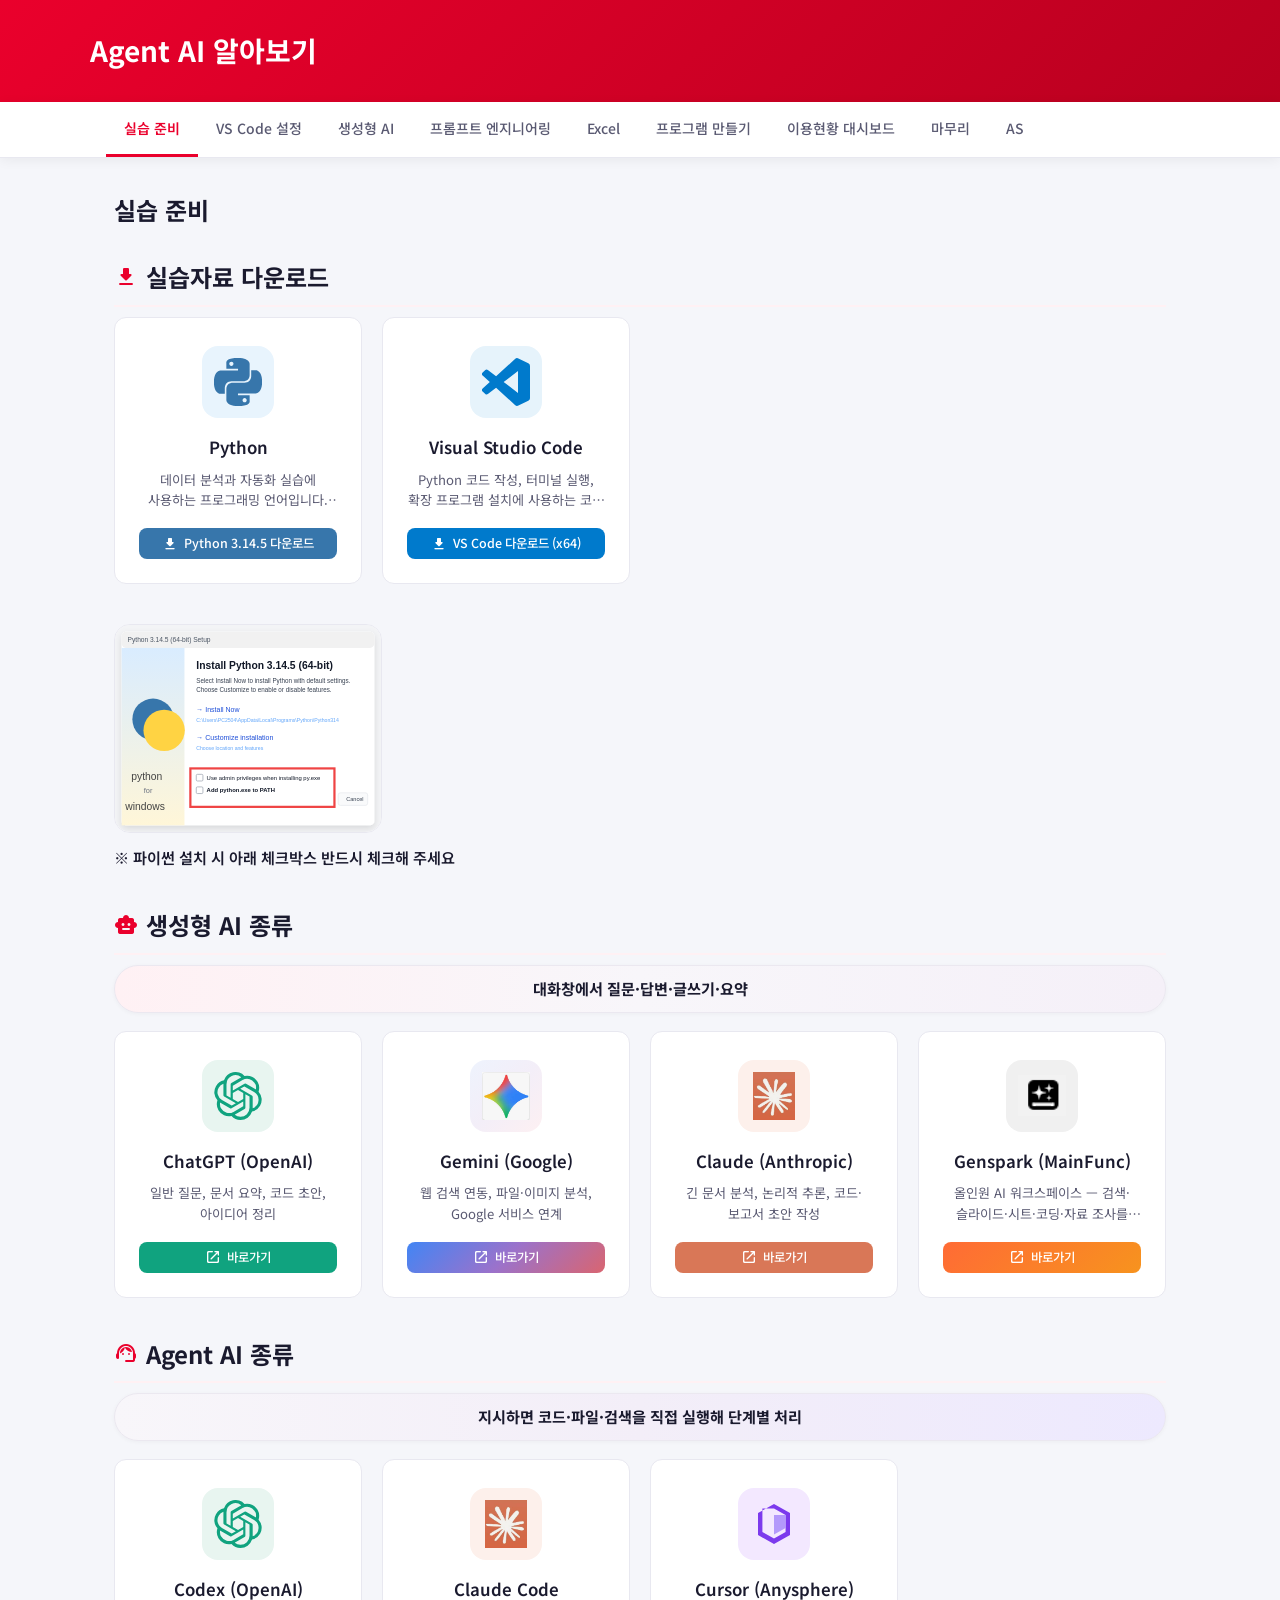
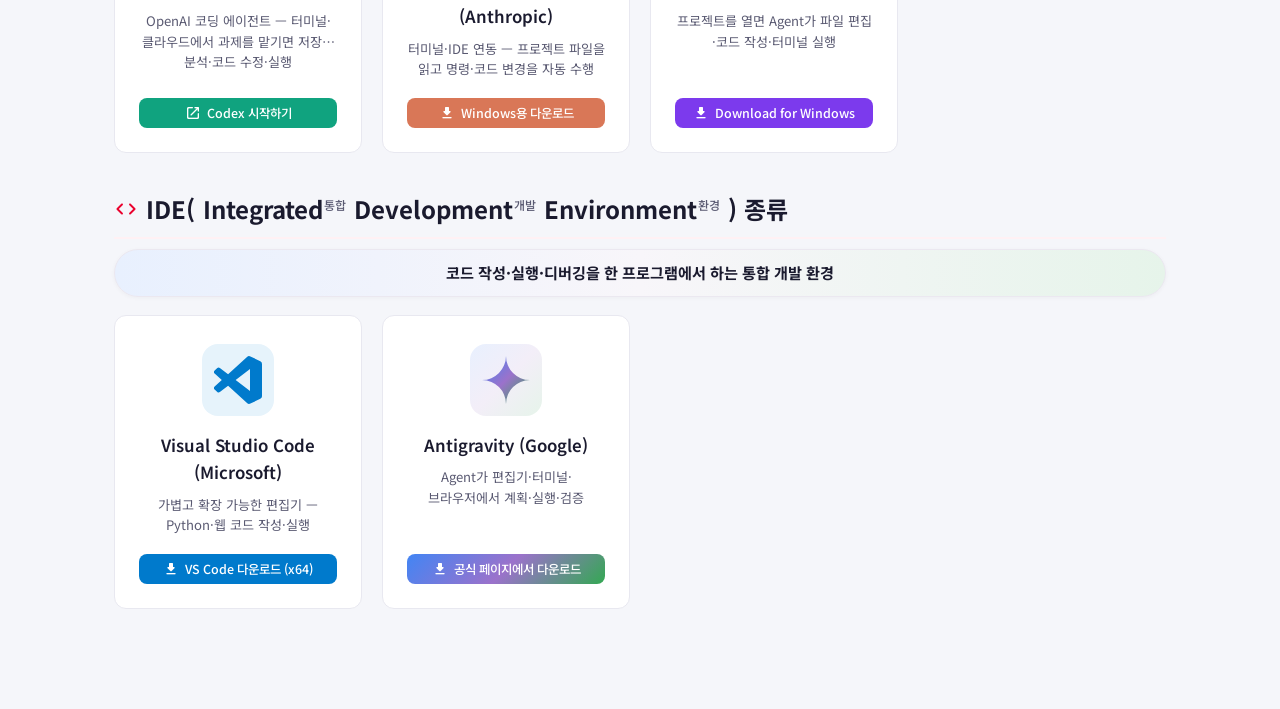
<file: index.html>
﻿<!DOCTYPE html>
<html lang="ko">
<head>
  <meta charset="UTF-8">
  <meta name="viewport" content="width=device-width, initial-scale=1.0">
  <title>Agent AI 알아보기</title>
  <link rel="preconnect" href="https://fonts.googleapis.com">
  <link rel="preconnect" href="https://fonts.gstatic.com" crossorigin>
  <link href="https://fonts.googleapis.com/css2?family=Noto+Sans+KR:wght@400;500;600;700&display=swap" rel="stylesheet">
  <link href="https://fonts.googleapis.com/icon?family=Material+Icons+Round" rel="stylesheet">
  <link rel="stylesheet" href="css/style.css?v=31">
</head>
<body>
  <header class="site-header">
    <div class="header-inner">
      <h1>Agent AI 알아보기</h1>
    </div>
  </header>

  <nav class="tab-nav" id="tabNav">
    <div class="tab-nav-inner" id="tabNavInner"></div>
  </nav>

  <main class="main-content" id="mainContent"></main>

  <div class="toast" id="toast" role="status" aria-live="polite">
    <span class="material-icons-round">check_circle</span>
    <span id="toastMessage">복사되었습니다</span>
  </div>

  <script src="js/content.js?v=96"></script>
  <script src="js/app.js?v=44"></script>
</body>
</html>
</file>
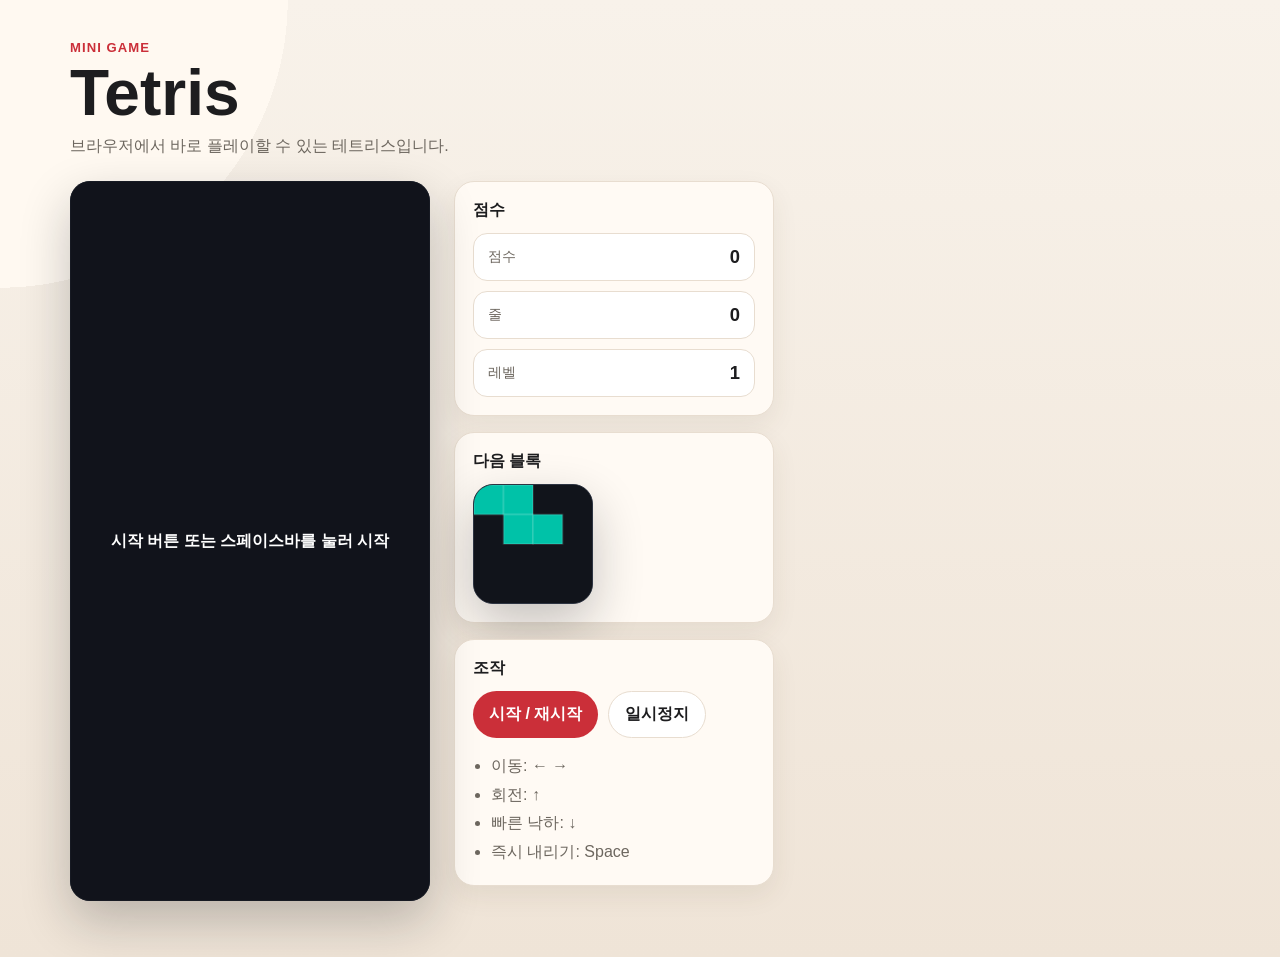
<file: tetris/index.html>
<!DOCTYPE html>
<html lang="ko">
<head>
  <meta charset="UTF-8">
  <meta name="viewport" content="width=device-width, initial-scale=1.0">
  <title>Tetris</title>
  <link rel="stylesheet" href="style.css">
</head>
<body>
  <main class="page">
    <section class="hero">
      <p class="eyebrow">Mini Game</p>
      <h1>Tetris</h1>
      <p class="subtitle">브라우저에서 바로 플레이할 수 있는 테트리스입니다.</p>
    </section>

    <section class="game-layout">
      <div class="board-wrap">
        <canvas id="board" width="300" height="600" aria-label="테트리스 게임 보드"></canvas>
        <div id="overlay" class="overlay">시작 버튼 또는 스페이스바를 눌러 시작</div>
      </div>

      <aside class="sidebar">
        <div class="panel">
          <h2>점수</h2>
          <div class="stats">
            <div class="stat"><span>점수</span><strong id="score">0</strong></div>
            <div class="stat"><span>줄</span><strong id="lines">0</strong></div>
            <div class="stat"><span>레벨</span><strong id="level">1</strong></div>
          </div>
        </div>

        <div class="panel">
          <h2>다음 블록</h2>
          <canvas id="next" width="120" height="120" aria-label="다음 블록"></canvas>
        </div>

        <div class="panel">
          <h2>조작</h2>
          <div class="buttons">
            <button id="startBtn" type="button">시작 / 재시작</button>
            <button id="pauseBtn" type="button" class="secondary">일시정지</button>
          </div>
          <ul class="help">
            <li>이동: ← →</li>
            <li>회전: ↑</li>
            <li>빠른 낙하: ↓</li>
            <li>즉시 내리기: Space</li>
          </ul>
        </div>
      </aside>
    </section>
  </main>

  <script src="app.js"></script>
</body>
</html>
</file>
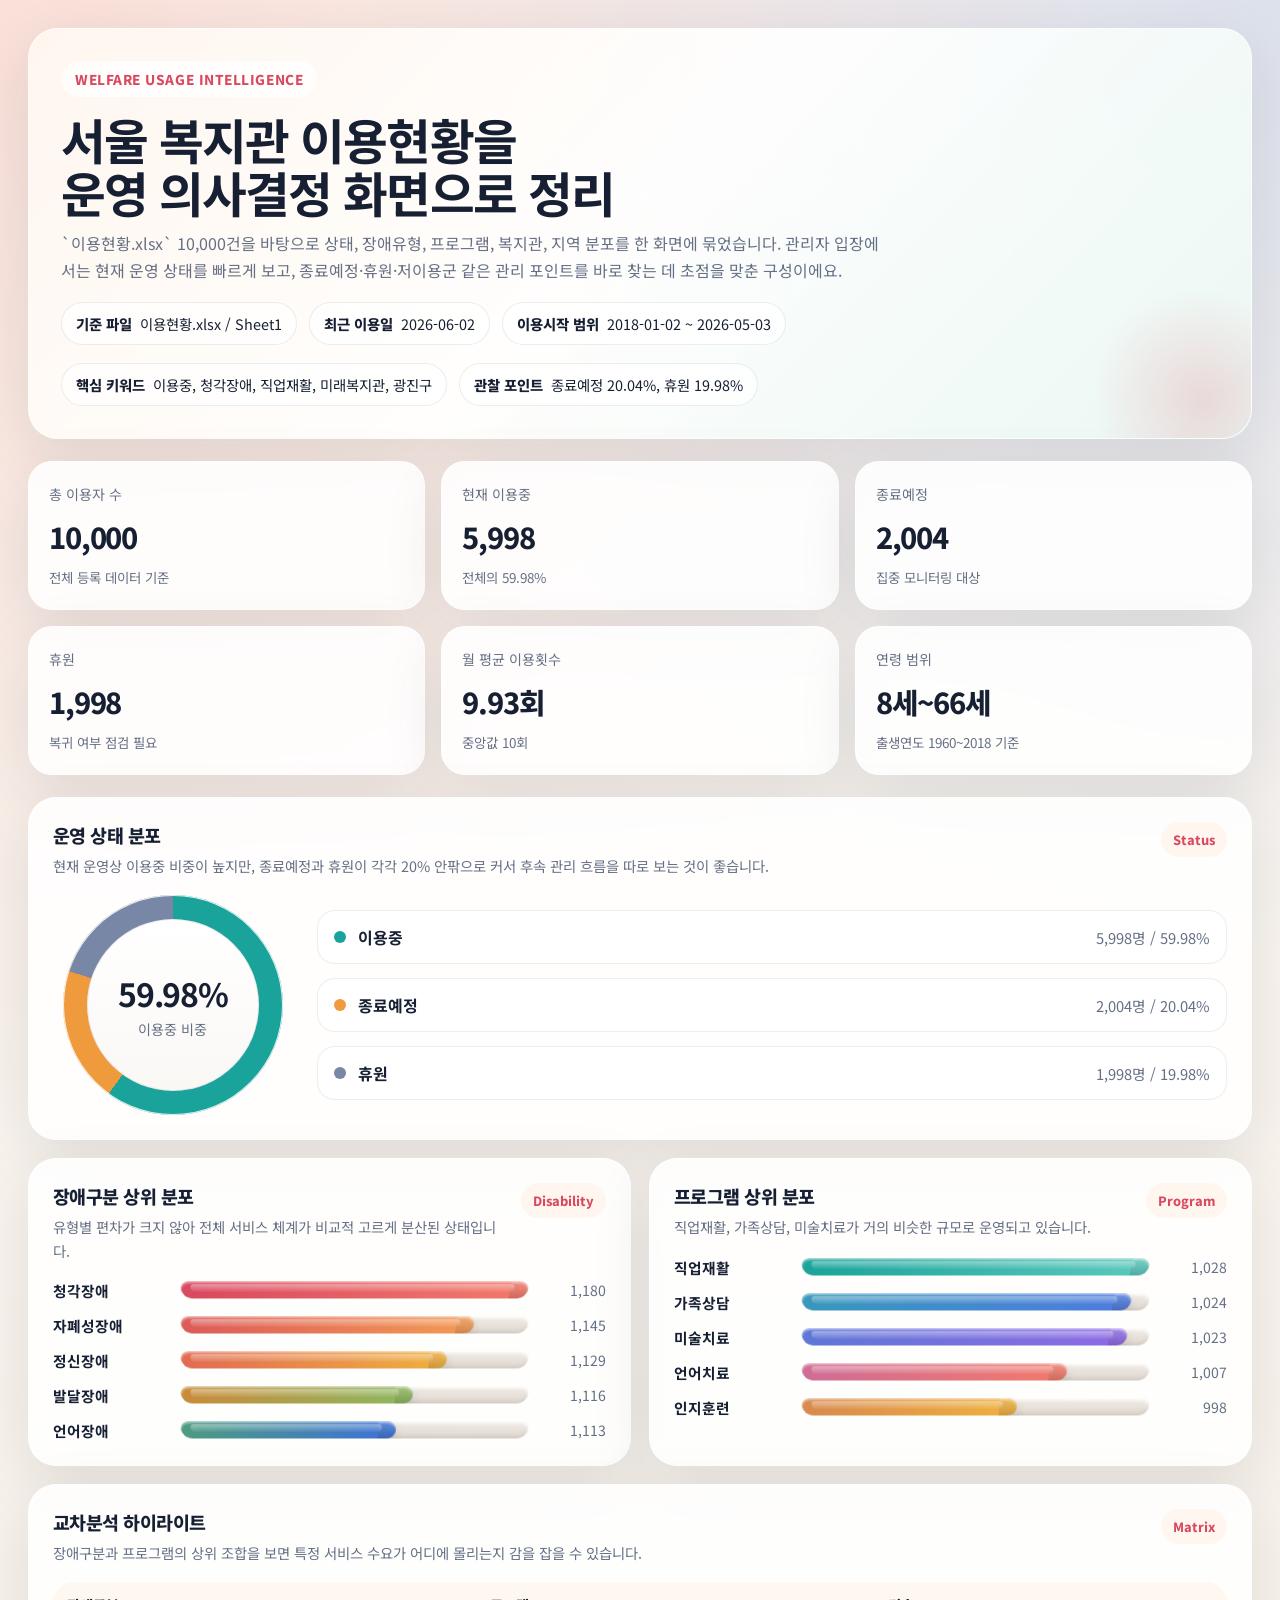
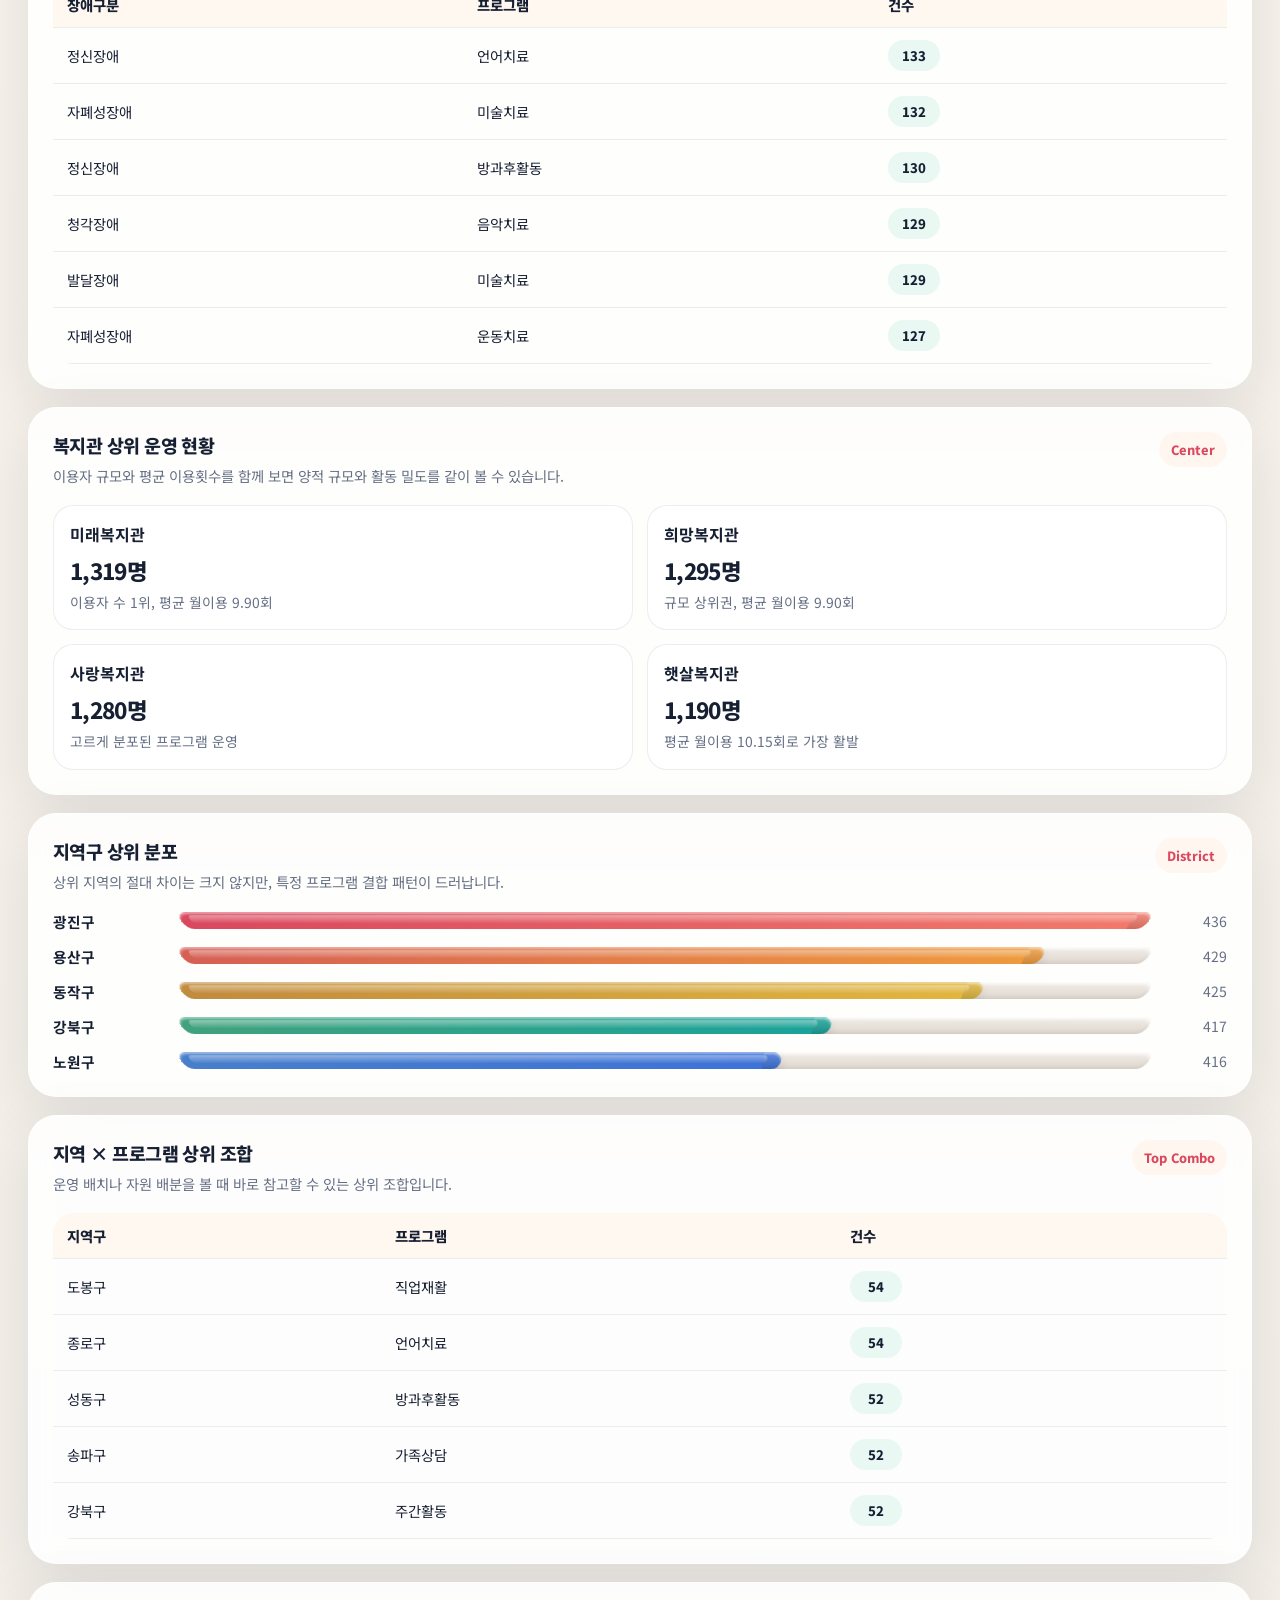
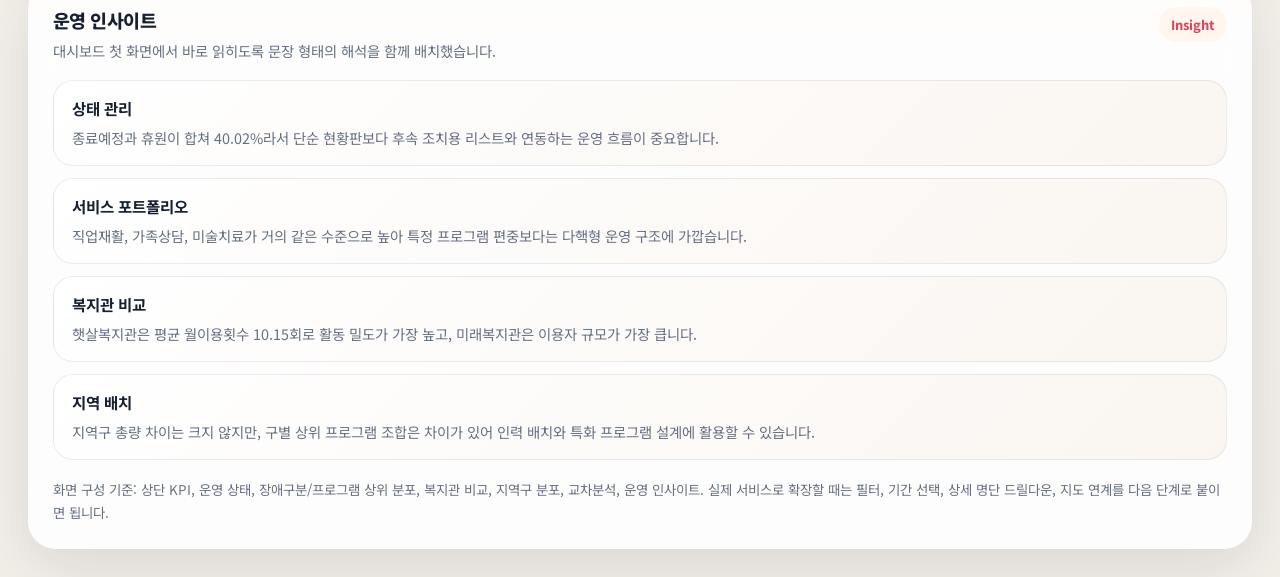
<file: dashboard/welfare-dashboard.html>
<!DOCTYPE html>
<html lang="ko">
<head>
  <meta charset="UTF-8">
  <meta name="viewport" content="width=device-width, initial-scale=1.0">
  <title>복지관 이용현황 대시보드</title>
  <link rel="preconnect" href="https://fonts.googleapis.com">
  <link rel="preconnect" href="https://fonts.gstatic.com" crossorigin>
  <link href="https://fonts.googleapis.com/css2?family=Noto+Sans+KR:wght@400;500;700;800&display=swap" rel="stylesheet">
  <style>
    :root {
      --bg: #f6f1ea;
      --ink: #172033;
      --muted: #667085;
      --surface: rgba(255, 255, 255, 0.88);
      --surface-strong: #ffffff;
      --line: rgba(23, 32, 51, 0.08);
      --shadow: 0 18px 60px rgba(23, 32, 51, 0.10);
      --red: #d9485f;
      --coral: #f27a6b;
      --orange: #ef9b3d;
      --gold: #e1b73f;
      --teal: #1aa39a;
      --blue: #3e72d8;
      --slate: #7887a6;
      --cream: #fff7ef;
      --mint: #eaf8f3;
    }

    * { box-sizing: border-box; }

    body {
      margin: 0;
      font-family: "Noto Sans KR", sans-serif;
      color: var(--ink);
      background:
        radial-gradient(circle at top left, rgba(242, 122, 107, 0.18), transparent 28%),
        radial-gradient(circle at top right, rgba(62, 114, 216, 0.16), transparent 24%),
        linear-gradient(180deg, #fbf6f0 0%, #f6f1ea 52%, #f2eee8 100%);
    }

    .shell {
      max-width: 1480px;
      margin: 0 auto;
      padding: 28px;
    }

    .hero {
      position: relative;
      overflow: hidden;
      padding: 32px;
      border-radius: 30px;
      background:
        linear-gradient(135deg, rgba(255, 247, 239, 0.96) 0%, rgba(255, 255, 255, 0.92) 48%, rgba(234, 248, 243, 0.94) 100%);
      border: 1px solid rgba(255, 255, 255, 0.7);
      box-shadow: var(--shadow);
    }

    .hero::after {
      content: "";
      position: absolute;
      inset: auto -60px -70px auto;
      width: 220px;
      height: 220px;
      border-radius: 50%;
      background: radial-gradient(circle, rgba(217, 72, 95, 0.18) 0%, rgba(217, 72, 95, 0) 70%);
    }

    .eyebrow {
      display: inline-flex;
      align-items: center;
      gap: 8px;
      padding: 8px 14px;
      border-radius: 999px;
      background: rgba(255, 255, 255, 0.82);
      color: var(--red);
      font-size: 0.85rem;
      font-weight: 800;
      letter-spacing: 0.04em;
      text-transform: uppercase;
    }

    h1 {
      margin: 16px 0 12px;
      font-size: clamp(2rem, 3.8vw, 3.4rem);
      line-height: 1.08;
      letter-spacing: -0.04em;
    }

    .hero-copy {
      max-width: 820px;
      margin: 0;
      color: var(--muted);
      font-size: 1rem;
      line-height: 1.7;
    }

    .meta-row,
    .chip-row {
      display: flex;
      flex-wrap: wrap;
      gap: 12px;
      margin-top: 18px;
    }

    .meta-pill,
    .chip {
      display: inline-flex;
      align-items: center;
      gap: 8px;
      padding: 10px 14px;
      border-radius: 999px;
      background: rgba(255, 255, 255, 0.72);
      border: 1px solid var(--line);
      font-size: 0.9rem;
      color: var(--ink);
    }

    .chip strong,
    .meta-pill strong {
      font-weight: 800;
    }

    .kpi-grid {
      display: grid;
      grid-template-columns: repeat(6, minmax(0, 1fr));
      gap: 16px;
      margin-top: 22px;
    }

    .kpi-card {
      padding: 22px 20px;
      border-radius: 24px;
      background: var(--surface);
      border: 1px solid rgba(255, 255, 255, 0.7);
      backdrop-filter: blur(10px);
      box-shadow: var(--shadow);
    }

    .kpi-label {
      color: var(--muted);
      font-size: 0.88rem;
      margin-bottom: 12px;
    }

    .kpi-value {
      font-size: clamp(1.8rem, 2vw, 2.3rem);
      font-weight: 800;
      letter-spacing: -0.04em;
    }

    .kpi-sub {
      margin-top: 10px;
      color: var(--muted);
      font-size: 0.84rem;
    }

    .dashboard {
      display: grid;
      grid-template-columns: 1.3fr 1fr;
      gap: 18px;
      margin-top: 22px;
    }

    .stack {
      display: grid;
      gap: 18px;
    }

    .panel {
      padding: 24px;
      border-radius: 28px;
      background: var(--surface);
      border: 1px solid rgba(255, 255, 255, 0.72);
      backdrop-filter: blur(12px);
      box-shadow: var(--shadow);
    }

    .panel-header {
      display: flex;
      justify-content: space-between;
      gap: 12px;
      align-items: flex-start;
      margin-bottom: 18px;
    }

    .panel-title {
      margin: 0;
      font-size: 1.15rem;
      font-weight: 800;
      letter-spacing: -0.03em;
    }

    .panel-desc {
      margin: 6px 0 0;
      color: var(--muted);
      font-size: 0.9rem;
      line-height: 1.6;
    }

    .panel-tag {
      padding: 8px 12px;
      border-radius: 999px;
      background: var(--cream);
      color: var(--red);
      font-size: 0.8rem;
      font-weight: 800;
      white-space: nowrap;
    }

    .status-wrap {
      display: grid;
      grid-template-columns: 240px 1fr;
      gap: 24px;
      align-items: center;
    }

    .donut {
      width: 220px;
      height: 220px;
      margin: 0 auto;
      border-radius: 50%;
      background:
        conic-gradient(
          var(--teal) 0 59.98%,
          var(--orange) 59.98% 80.02%,
          var(--slate) 80.02% 100%
        );
      position: relative;
      box-shadow: inset 0 0 0 1px rgba(255,255,255,0.85);
    }

    .donut::after {
      content: "";
      position: absolute;
      inset: 24px;
      border-radius: 50%;
      background: linear-gradient(180deg, #ffffff 0%, #faf8f5 100%);
      box-shadow: inset 0 0 0 1px var(--line);
    }

    .donut-label {
      position: absolute;
      inset: 0;
      display: grid;
      place-items: center;
      z-index: 1;
      text-align: center;
    }

    .donut-label strong {
      display: block;
      font-size: 2rem;
      letter-spacing: -0.04em;
    }

    .donut-label span {
      color: var(--muted);
      font-size: 0.88rem;
    }

    .legend-list {
      display: grid;
      gap: 14px;
    }

    .legend-item {
      display: grid;
      grid-template-columns: auto 1fr auto;
      gap: 12px;
      align-items: center;
      padding: 14px 16px;
      border-radius: 18px;
      background: rgba(255, 255, 255, 0.78);
      border: 1px solid var(--line);
    }

    .legend-dot {
      width: 12px;
      height: 12px;
      border-radius: 50%;
    }

    .legend-name {
      font-weight: 700;
    }

    .legend-value {
      color: var(--muted);
      font-size: 0.92rem;
      text-align: right;
    }

    .bar-list {
      display: grid;
      gap: 14px;
    }

    .bar-item {
      display: grid;
      grid-template-columns: 114px 1fr 64px;
      gap: 14px;
      align-items: center;
    }

    .bar-label {
      font-size: 0.92rem;
      font-weight: 700;
    }

    .bar-track {
      position: relative;
      height: 18px;
      border-radius: 999px;
      background: linear-gradient(180deg, #f1ece6 0%, #ded7cf 100%);
      overflow: hidden;
      box-shadow:
        inset 0 2px 3px rgba(255, 255, 255, 0.9),
        inset 0 -2px 4px rgba(90, 74, 58, 0.10);
      transform: perspective(240px) rotateX(-18deg);
      transform-origin: center;
    }

    .bar-fill {
      position: absolute;
      inset: 0 auto 0 0;
      width: var(--w);
      border-radius: inherit;
      background: linear-gradient(90deg, var(--c1), var(--c2));
      box-shadow:
        inset 0 2px 2px rgba(255,255,255,0.45),
        0 7px 12px rgba(23, 32, 51, 0.14);
    }

    .bar-fill::before,
    .bar-fill::after {
      content: "";
      position: absolute;
      pointer-events: none;
    }

    .bar-fill::before {
      left: 10px;
      right: 14px;
      top: 3px;
      height: 42%;
      border-radius: 999px;
      background: linear-gradient(180deg, rgba(255,255,255,0.42), rgba(255,255,255,0.04));
    }

    .bar-fill::after {
      top: 0;
      right: 0;
      width: 18px;
      height: 100%;
      border-radius: 0 999px 999px 0;
      background: linear-gradient(180deg, rgba(255,255,255,0.18), rgba(0,0,0,0.14));
      filter: saturate(0.85);
    }

    .bar-value {
      text-align: right;
      font-size: 0.88rem;
      color: var(--muted);
      font-variant-numeric: tabular-nums;
    }

    .two-col {
      display: grid;
      grid-template-columns: 1fr 1fr;
      gap: 18px;
    }

    .center-grid {
      display: grid;
      grid-template-columns: repeat(2, minmax(0, 1fr));
      gap: 14px;
    }

    .mini-card {
      padding: 16px;
      border-radius: 20px;
      background: rgba(255, 255, 255, 0.82);
      border: 1px solid var(--line);
    }

    .mini-card h4 {
      margin: 0 0 8px;
      font-size: 1rem;
    }

    .mini-card .count {
      font-size: 1.4rem;
      font-weight: 800;
      letter-spacing: -0.03em;
    }

    .mini-card p {
      margin: 6px 0 0;
      color: var(--muted);
      font-size: 0.87rem;
      line-height: 1.55;
    }

    .heat-table {
      width: 100%;
      border-collapse: collapse;
      overflow: hidden;
      border-radius: 20px;
    }

    .heat-table th,
    .heat-table td {
      padding: 12px 14px;
      text-align: left;
      font-size: 0.9rem;
      border-bottom: 1px solid var(--line);
    }

    .heat-table thead th {
      background: #fff8f1;
      font-weight: 800;
    }

    .heat-badge {
      display: inline-flex;
      min-width: 52px;
      justify-content: center;
      padding: 6px 10px;
      border-radius: 999px;
      font-weight: 800;
      font-size: 0.82rem;
      color: var(--ink);
      background: var(--mint);
    }

    .insight-list {
      display: grid;
      gap: 12px;
    }

    .insight {
      padding: 16px 18px;
      border-radius: 20px;
      background: linear-gradient(135deg, rgba(255,255,255,0.95) 0%, rgba(250,245,240,0.95) 100%);
      border: 1px solid var(--line);
    }

    .insight strong {
      display: block;
      margin-bottom: 6px;
      font-size: 0.97rem;
    }

    .insight span {
      color: var(--muted);
      font-size: 0.9rem;
      line-height: 1.6;
    }

    .footer-note {
      margin-top: 18px;
      color: var(--muted);
      font-size: 0.84rem;
      line-height: 1.7;
    }

    @media (max-width: 1280px) {
      .kpi-grid { grid-template-columns: repeat(3, minmax(0, 1fr)); }
      .dashboard { grid-template-columns: 1fr; }
    }

    @media (max-width: 900px) {
      .status-wrap,
      .two-col { grid-template-columns: 1fr; }
      .center-grid { grid-template-columns: 1fr; }
    }

    @media (max-width: 640px) {
      .shell { padding: 14px; }
      .hero,
      .panel,
      .kpi-card { padding: 20px; }
      .kpi-grid { grid-template-columns: 1fr 1fr; }
      .bar-item { grid-template-columns: 92px 1fr 54px; gap: 10px; }
      .donut { width: 190px; height: 190px; }
    }
  </style>
</head>
<body>
  <div class="shell">
    <section class="hero">
      <div class="eyebrow">Welfare Usage Intelligence</div>
      <h1>서울 복지관 이용현황을<br>운영 의사결정 화면으로 정리</h1>
      <p class="hero-copy">
        `이용현황.xlsx` 10,000건을 바탕으로 상태, 장애유형, 프로그램, 복지관, 지역 분포를 한 화면에 묶었습니다.
        관리자 입장에서는 현재 운영 상태를 빠르게 보고, 종료예정·휴원·저이용군 같은 관리 포인트를 바로 찾는 데 초점을 맞춘 구성이에요.
      </p>

      <div class="meta-row">
        <div class="meta-pill"><strong>기준 파일</strong> 이용현황.xlsx / Sheet1</div>
        <div class="meta-pill"><strong>최근 이용일</strong> 2026-06-02</div>
        <div class="meta-pill"><strong>이용시작 범위</strong> 2018-01-02 ~ 2026-05-03</div>
      </div>

      <div class="chip-row">
        <div class="chip"><strong>핵심 키워드</strong> 이용중, 청각장애, 직업재활, 미래복지관, 광진구</div>
        <div class="chip"><strong>관찰 포인트</strong> 종료예정 20.04%, 휴원 19.98%</div>
      </div>
    </section>

    <section class="kpi-grid">
      <article class="kpi-card">
        <div class="kpi-label">총 이용자 수</div>
        <div class="kpi-value" data-count="10000">0</div>
        <div class="kpi-sub">전체 등록 데이터 기준</div>
      </article>
      <article class="kpi-card">
        <div class="kpi-label">현재 이용중</div>
        <div class="kpi-value" data-count="5998">0</div>
        <div class="kpi-sub">전체의 59.98%</div>
      </article>
      <article class="kpi-card">
        <div class="kpi-label">종료예정</div>
        <div class="kpi-value" data-count="2004">0</div>
        <div class="kpi-sub">집중 모니터링 대상</div>
      </article>
      <article class="kpi-card">
        <div class="kpi-label">휴원</div>
        <div class="kpi-value" data-count="1998">0</div>
        <div class="kpi-sub">복귀 여부 점검 필요</div>
      </article>
      <article class="kpi-card">
        <div class="kpi-label">월 평균 이용횟수</div>
        <div class="kpi-value">9.93회</div>
        <div class="kpi-sub">중앙값 10회</div>
      </article>
      <article class="kpi-card">
        <div class="kpi-label">연령 범위</div>
        <div class="kpi-value">8세~66세</div>
        <div class="kpi-sub">출생연도 1960~2018 기준</div>
      </article>
    </section>

    <section class="dashboard">
      <div class="stack">
        <article class="panel">
          <div class="panel-header">
            <div>
              <h2 class="panel-title">운영 상태 분포</h2>
              <p class="panel-desc">현재 운영상 이용중 비중이 높지만, 종료예정과 휴원이 각각 20% 안팎으로 커서 후속 관리 흐름을 따로 보는 것이 좋습니다.</p>
            </div>
            <div class="panel-tag">Status</div>
          </div>
          <div class="status-wrap">
            <div class="donut">
              <div class="donut-label">
                <div>
                  <strong>59.98%</strong>
                  <span>이용중 비중</span>
                </div>
              </div>
            </div>
            <div class="legend-list">
              <div class="legend-item">
                <span class="legend-dot" style="background:#1aa39a"></span>
                <span class="legend-name">이용중</span>
                <span class="legend-value">5,998명 / 59.98%</span>
              </div>
              <div class="legend-item">
                <span class="legend-dot" style="background:#ef9b3d"></span>
                <span class="legend-name">종료예정</span>
                <span class="legend-value">2,004명 / 20.04%</span>
              </div>
              <div class="legend-item">
                <span class="legend-dot" style="background:#7887a6"></span>
                <span class="legend-name">휴원</span>
                <span class="legend-value">1,998명 / 19.98%</span>
              </div>
            </div>
          </div>
        </article>

        <div class="two-col">
          <article class="panel">
            <div class="panel-header">
              <div>
                <h2 class="panel-title">장애구분 상위 분포</h2>
                <p class="panel-desc">유형별 편차가 크지 않아 전체 서비스 체계가 비교적 고르게 분산된 상태입니다.</p>
              </div>
              <div class="panel-tag">Disability</div>
            </div>
            <div class="bar-list">
              <div class="bar-item">
              <div class="bar-label">청각장애</div>
                <div class="bar-track"><div class="bar-fill" style="--w:100%;--c1:#d9485f;--c2:#f27a6b"></div></div>
                <div class="bar-value">1,180</div>
              </div>
              <div class="bar-item">
                <div class="bar-label">자폐성장애</div>
                <div class="bar-track"><div class="bar-fill" style="--w:84.3%;--c1:#dc5a59;--c2:#f39b54"></div></div>
                <div class="bar-value">1,145</div>
              </div>
              <div class="bar-item">
                <div class="bar-label">정신장애</div>
                <div class="bar-track"><div class="bar-fill" style="--w:76.7%;--c1:#e26b53;--c2:#efb13e"></div></div>
                <div class="bar-value">1,129</div>
              </div>
              <div class="bar-item">
                <div class="bar-label">발달장애</div>
                <div class="bar-track"><div class="bar-fill" style="--w:67.0%;--c1:#ca8b3a;--c2:#8cb861"></div></div>
                <div class="bar-value">1,116</div>
              </div>
              <div class="bar-item">
                <div class="bar-label">언어장애</div>
                <div class="bar-track"><div class="bar-fill" style="--w:62.0%;--c1:#4c9c7f;--c2:#3e72d8"></div></div>
                <div class="bar-value">1,113</div>
              </div>
            </div>
          </article>

          <article class="panel">
            <div class="panel-header">
              <div>
                <h2 class="panel-title">프로그램 상위 분포</h2>
                <p class="panel-desc">직업재활, 가족상담, 미술치료가 거의 비슷한 규모로 운영되고 있습니다.</p>
              </div>
              <div class="panel-tag">Program</div>
            </div>
            <div class="bar-list">
              <div class="bar-item">
                <div class="bar-label">직업재활</div>
                <div class="bar-track"><div class="bar-fill" style="--w:100%;--c1:#1aa39a;--c2:#5cc9bd"></div></div>
                <div class="bar-value">1,028</div>
              </div>
              <div class="bar-item">
                <div class="bar-label">가족상담</div>
                <div class="bar-track"><div class="bar-fill" style="--w:94.7%;--c1:#3798bc;--c2:#4f7cdf"></div></div>
                <div class="bar-value">1,024</div>
              </div>
              <div class="bar-item">
                <div class="bar-label">미술치료</div>
                <div class="bar-track"><div class="bar-fill" style="--w:93.6%;--c1:#5e77d6;--c2:#8f6be5"></div></div>
                <div class="bar-value">1,023</div>
              </div>
              <div class="bar-item">
                <div class="bar-label">언어치료</div>
                <div class="bar-track"><div class="bar-fill" style="--w:76.5%;--c1:#cf6c96;--c2:#f27a6b"></div></div>
                <div class="bar-value">1,007</div>
              </div>
              <div class="bar-item">
                <div class="bar-label">인지훈련</div>
                <div class="bar-track"><div class="bar-fill" style="--w:62.0%;--c1:#d9894e;--c2:#efb13e"></div></div>
                <div class="bar-value">998</div>
              </div>
            </div>
          </article>
        </div>

        <article class="panel">
          <div class="panel-header">
            <div>
              <h2 class="panel-title">교차분석 하이라이트</h2>
              <p class="panel-desc">장애구분과 프로그램의 상위 조합을 보면 특정 서비스 수요가 어디에 몰리는지 감을 잡을 수 있습니다.</p>
            </div>
            <div class="panel-tag">Matrix</div>
          </div>
          <table class="heat-table">
            <thead>
              <tr>
                <th>장애구분</th>
                <th>프로그램</th>
                <th>건수</th>
              </tr>
            </thead>
            <tbody>
              <tr><td>정신장애</td><td>언어치료</td><td><span class="heat-badge">133</span></td></tr>
              <tr><td>자폐성장애</td><td>미술치료</td><td><span class="heat-badge">132</span></td></tr>
              <tr><td>정신장애</td><td>방과후활동</td><td><span class="heat-badge">130</span></td></tr>
              <tr><td>청각장애</td><td>음악치료</td><td><span class="heat-badge">129</span></td></tr>
              <tr><td>발달장애</td><td>미술치료</td><td><span class="heat-badge">129</span></td></tr>
              <tr><td>자폐성장애</td><td>운동치료</td><td><span class="heat-badge">127</span></td></tr>
            </tbody>
          </table>
        </article>
      </div>

      <div class="stack">
        <article class="panel">
          <div class="panel-header">
            <div>
              <h2 class="panel-title">복지관 상위 운영 현황</h2>
              <p class="panel-desc">이용자 규모와 평균 이용횟수를 함께 보면 양적 규모와 활동 밀도를 같이 볼 수 있습니다.</p>
            </div>
            <div class="panel-tag">Center</div>
          </div>
          <div class="center-grid">
            <div class="mini-card">
              <h4>미래복지관</h4>
              <div class="count">1,319명</div>
              <p>이용자 수 1위, 평균 월이용 9.90회</p>
            </div>
            <div class="mini-card">
              <h4>희망복지관</h4>
              <div class="count">1,295명</div>
              <p>규모 상위권, 평균 월이용 9.90회</p>
            </div>
            <div class="mini-card">
              <h4>사랑복지관</h4>
              <div class="count">1,280명</div>
              <p>고르게 분포된 프로그램 운영</p>
            </div>
            <div class="mini-card">
              <h4>햇살복지관</h4>
              <div class="count">1,190명</div>
              <p>평균 월이용 10.15회로 가장 활발</p>
            </div>
          </div>
        </article>

        <article class="panel">
          <div class="panel-header">
            <div>
              <h2 class="panel-title">지역구 상위 분포</h2>
              <p class="panel-desc">상위 지역의 절대 차이는 크지 않지만, 특정 프로그램 결합 패턴이 드러납니다.</p>
            </div>
            <div class="panel-tag">District</div>
          </div>
          <div class="bar-list">
              <div class="bar-item">
                <div class="bar-label">광진구</div>
                <div class="bar-track"><div class="bar-fill" style="--w:100%;--c1:#d9485f;--c2:#f27a6b"></div></div>
                <div class="bar-value">436</div>
              </div>
              <div class="bar-item">
                <div class="bar-label">용산구</div>
                <div class="bar-track"><div class="bar-fill" style="--w:89.0%;--c1:#d65f55;--c2:#ef9b3d"></div></div>
                <div class="bar-value">429</div>
              </div>
              <div class="bar-item">
                <div class="bar-label">동작구</div>
                <div class="bar-track"><div class="bar-fill" style="--w:82.7%;--c1:#c18b3e;--c2:#e1b73f"></div></div>
                <div class="bar-value">425</div>
              </div>
              <div class="bar-item">
                <div class="bar-label">강북구</div>
                <div class="bar-track"><div class="bar-fill" style="--w:67.1%;--c1:#40a27d;--c2:#1aa39a"></div></div>
                <div class="bar-value">417</div>
              </div>
              <div class="bar-item">
                <div class="bar-label">노원구</div>
                <div class="bar-track"><div class="bar-fill" style="--w:62.0%;--c1:#477fcb;--c2:#3e72d8"></div></div>
                <div class="bar-value">416</div>
              </div>
            </div>
        </article>

        <article class="panel">
          <div class="panel-header">
            <div>
              <h2 class="panel-title">지역 × 프로그램 상위 조합</h2>
              <p class="panel-desc">운영 배치나 자원 배분을 볼 때 바로 참고할 수 있는 상위 조합입니다.</p>
            </div>
            <div class="panel-tag">Top Combo</div>
          </div>
          <table class="heat-table">
            <thead>
              <tr>
                <th>지역구</th>
                <th>프로그램</th>
                <th>건수</th>
              </tr>
            </thead>
            <tbody>
              <tr><td>도봉구</td><td>직업재활</td><td><span class="heat-badge">54</span></td></tr>
              <tr><td>종로구</td><td>언어치료</td><td><span class="heat-badge">54</span></td></tr>
              <tr><td>성동구</td><td>방과후활동</td><td><span class="heat-badge">52</span></td></tr>
              <tr><td>송파구</td><td>가족상담</td><td><span class="heat-badge">52</span></td></tr>
              <tr><td>강북구</td><td>주간활동</td><td><span class="heat-badge">52</span></td></tr>
            </tbody>
          </table>
        </article>

        <article class="panel">
          <div class="panel-header">
            <div>
              <h2 class="panel-title">운영 인사이트</h2>
              <p class="panel-desc">대시보드 첫 화면에서 바로 읽히도록 문장 형태의 해석을 함께 배치했습니다.</p>
            </div>
            <div class="panel-tag">Insight</div>
          </div>
          <div class="insight-list">
            <div class="insight">
              <strong>상태 관리</strong>
              <span>종료예정과 휴원이 합쳐 40.02%라서 단순 현황판보다 후속 조치용 리스트와 연동하는 운영 흐름이 중요합니다.</span>
            </div>
            <div class="insight">
              <strong>서비스 포트폴리오</strong>
              <span>직업재활, 가족상담, 미술치료가 거의 같은 수준으로 높아 특정 프로그램 편중보다는 다핵형 운영 구조에 가깝습니다.</span>
            </div>
            <div class="insight">
              <strong>복지관 비교</strong>
              <span>햇살복지관은 평균 월이용횟수 10.15회로 활동 밀도가 가장 높고, 미래복지관은 이용자 규모가 가장 큽니다.</span>
            </div>
            <div class="insight">
              <strong>지역 배치</strong>
              <span>지역구 총량 차이는 크지 않지만, 구별 상위 프로그램 조합은 차이가 있어 인력 배치와 특화 프로그램 설계에 활용할 수 있습니다.</span>
            </div>
          </div>
          <div class="footer-note">
            화면 구성 기준: 상단 KPI, 운영 상태, 장애구분/프로그램 상위 분포, 복지관 비교, 지역구 분포, 교차분석, 운영 인사이트.
            실제 서비스로 확장할 때는 필터, 기간 선택, 상세 명단 드릴다운, 지도 연계를 다음 단계로 붙이면 됩니다.
          </div>
        </article>
      </div>
    </section>
  </div>

  <script>
    const counters = document.querySelectorAll("[data-count]");
    const format = new Intl.NumberFormat("ko-KR");

    const animateCount = (el) => {
      const target = Number(el.dataset.count || 0);
      const duration = 1200;
      const start = performance.now();

      const tick = (now) => {
        const progress = Math.min((now - start) / duration, 1);
        const eased = 1 - Math.pow(1 - progress, 3);
        el.textContent = format.format(Math.round(target * eased));
        if (progress < 1) requestAnimationFrame(tick);
      };

      requestAnimationFrame(tick);
    };

    counters.forEach(animateCount);
  </script>
</body>
</html>
</file>
<file: css/style.css>
:root {
  --primary: #ea002c;
  --primary-dark: #c40024;
  --primary-light: #fff1f4;
  --primary-soft: #ffe4ea;
  --text: #1a1a2e;
  --text-secondary: #5a5a72;
  --text-muted: #8888a0;
  --bg: #f5f6fa;
  --surface: #ffffff;
  --border: #e8e8f0;
  --shadow: 0 2px 12px rgba(0, 0, 0, 0.06);
  --shadow-lg: 0 8px 32px rgba(234, 0, 44, 0.08);
  --radius: 12px;
  --radius-sm: 8px;
  --gemini: #4285f4;
  --cursor: #7c3aed;
  --python: #3776ab;
  --success: #10b981;
  --warning-bg: #fffbeb;
  --warning-border: #fcd34d;
  --nav-height: 56px;
}

*, *::before, *::after { box-sizing: border-box; margin: 0; padding: 0; }

html { scroll-behavior: smooth; }

body {
  font-family: 'Noto Sans KR', -apple-system, BlinkMacSystemFont, sans-serif;
  background: var(--bg);
  color: var(--text);
  line-height: 1.65;
  min-height: 100vh;
}

/* Embedded preview hint (VS Code / Cursor 내장 브라우저) */
.embedded-hint {
  display: flex;
  align-items: center;
  justify-content: center;
  gap: 8px;
  flex-wrap: wrap;
  padding: 10px 16px;
  background: #fff8e6;
  border-bottom: 1px solid #fcd34d;
  font-size: 0.82rem;
  color: #78350f;
  text-align: center;
}

.embedded-hint .material-icons-round {
  font-size: 1.1rem;
  color: #d97706;
}

.embedded-hint a {
  color: #b45309;
  font-weight: 600;
  text-decoration: underline;
}

/* Header */
.site-header {
  background: linear-gradient(135deg, var(--primary) 0%, #b8001f 100%);
  color: #fff;
  padding: 32px 24px;
}

.header-inner {
  max-width: 1100px;
  margin: 0 auto;
}

.site-header h1 {
  font-size: clamp(1.4rem, 3.5vw, 1.75rem);
  font-weight: 700;
  line-height: 1.35;
}

/* Tab Navigation */
.tab-nav {
  position: sticky;
  top: 0;
  z-index: 100;
  background: var(--surface);
  border-bottom: 1px solid var(--border);
  box-shadow: var(--shadow);
}

.tab-nav-inner {
  max-width: 1100px;
  margin: 0 auto;
  display: flex;
  overflow-x: auto;
  scrollbar-width: none;
  -ms-overflow-style: none;
  padding: 0 16px;
}

.tab-nav-inner::-webkit-scrollbar { display: none; }

.tab-btn {
  flex-shrink: 0;
  padding: 16px 18px;
  border: none;
  background: none;
  font-family: inherit;
  font-size: 0.875rem;
  font-weight: 500;
  color: var(--text-secondary);
  cursor: pointer;
  border-bottom: 3px solid transparent;
  transition: color 0.2s, border-color 0.2s;
  white-space: nowrap;
}

.tab-btn:hover { color: var(--primary); }

.tab-btn.active {
  color: var(--primary);
  border-bottom-color: var(--primary);
  font-weight: 600;
}

/* Main Content */
.main-content {
  max-width: 1100px;
  margin: 0 auto;
  padding: 32px 24px 64px;
}

.tab-panel { display: none; animation: fadeIn 0.3s ease; }
.tab-panel.active { display: block; }

@keyframes fadeIn {
  from { opacity: 0; transform: translateY(8px); }
  to { opacity: 1; transform: translateY(0); }
}

.panel-header {
  margin-bottom: 28px;
}

.panel-topic {
  display: inline-block;
  font-size: 0.75rem;
  font-weight: 600;
  color: var(--primary);
  background: var(--primary-light);
  padding: 3px 10px;
  border-radius: 4px;
  margin-bottom: 8px;
}

.panel-header h2 {
  font-size: 1.5rem;
  font-weight: 700;
  margin-bottom: 8px;
}

.panel-desc {
  color: var(--text-secondary);
  font-size: 0.95rem;
}

/* Section */
.section {
  margin-bottom: 36px;
}

.tab-action-bar {
  display: flex;
  justify-content: flex-end;
}

.tab-action-btn {
  font-weight: 600;
}

.section-title {
  font-size: 1.5rem;
  font-weight: 700;
  margin-bottom: 10px;
  padding-bottom: 8px;
  border-bottom: 2px solid var(--primary-light);
  display: flex;
  align-items: center;
  gap: 8px;
}

.section-hint {
  margin: 0 0 14px;
  font-size: 0.9rem;
  font-weight: 600;
  color: #111;
}

/* 섹션 한줄 설명 — Pill(알약형) / Capsule(캡슐형) 라벨 */
.section-summary {
  display: block;
  width: 100%;
  font-size: 0.95rem;
  font-weight: 700;
  color: var(--text);
  background: linear-gradient(90deg, #fff1f4 0%, #f8f6fa 50%, #f3eef8 100%);
  border: 1px solid #ebe8f0;
  border-radius: 999px;
  padding: 11px 22px;
  margin: 0 0 18px;
  line-height: 1.55;
  text-align: center;
  box-shadow: 0 1px 4px rgba(0, 0, 0, 0.04);
}

.section-summary--agent {
  background: linear-gradient(90deg, #f8f6fa 0%, #f3eef8 50%, #ede9fe 100%);
}

.section-summary--generative {
  background: linear-gradient(90deg, #fff1f4 0%, #f8f6fa 50%, #f5f0f8 100%);
}

.section-summary--ide {
  background: linear-gradient(90deg, #e8f0fe 0%, #f8f6fa 50%, #e6f4ea 100%);
}

.section-title .material-icons-round {
  font-size: 1.5rem;
  color: var(--primary);
}

.section-title .term-pair {
  white-space: nowrap;
}

.section-title .term-ko {
  font-size: 0.5em;
  font-weight: 500;
  color: var(--text-secondary);
  vertical-align: super;
  line-height: 0;
  margin-left: 0.08em;
}

/* Alert / Tip boxes */
.alert-box {
  background: var(--warning-bg);
  border: 1px solid var(--warning-border);
  border-radius: var(--radius);
  padding: 16px 20px;
  margin-bottom: 20px;
}

.alert-box.privacy {
  background: #eff6ff;
  border-color: #93c5fd;
}

.alert-box h4 {
  font-size: 0.9rem;
  font-weight: 600;
  margin-bottom: 8px;
  display: flex;
  align-items: center;
  gap: 6px;
}

.alert-box ul {
  margin-left: 20px;
  font-size: 0.875rem;
  color: var(--text-secondary);
}

.alert-box ul li { margin-bottom: 4px; }

.tip-box {
  background: var(--primary-light);
  border-left: 4px solid var(--primary);
  border-radius: 0 var(--radius-sm) var(--radius-sm) 0;
  padding: 14px 18px;
  margin-bottom: 16px;
  font-size: 0.875rem;
}

.tip-box ol {
  margin-left: 20px;
  color: var(--text-secondary);
}

.tip-box ol li { margin-bottom: 4px; }

.tip-box .prompt-em {
  font-size: 1rem;
  font-weight: 700;
  color: var(--text);
}

.compare-guide {
  width: 100%;
}

.compare-guide-title {
  margin: 0 0 22px;
  font-size: 1.85rem;
  font-weight: 900;
  color: var(--text);
}

.compare-visual {
  position: relative;
  display: grid;
  grid-template-columns: 1fr 84px 1fr;
  gap: 0;
  width: min(100%, 770px);
  margin: 0 auto;
  min-height: 392px;
  padding: 20px 14px;
  overflow: hidden;
  border-radius: 22px;
  background:
    radial-gradient(circle at 15% 20%, rgba(95, 214, 183, 0.18), transparent 28%),
    radial-gradient(circle at 82% 22%, rgba(90, 150, 255, 0.16), transparent 26%),
    linear-gradient(90deg, rgba(235, 255, 250, 0.98) 0%, rgba(248, 253, 255, 0.94) 48%, rgba(249, 244, 255, 0.96) 100%);
  border: 1px solid rgba(153, 178, 214, 0.22);
  box-shadow: inset 0 1px 0 rgba(255, 255, 255, 0.75);
}

.compare-visual::before {
  content: "";
  position: absolute;
  inset: 0;
  background:
    linear-gradient(115deg, transparent 47.5%, rgba(83, 196, 209, 0.6) 49%, rgba(64, 100, 218, 0.7) 50%, transparent 52.5%);
  pointer-events: none;
}

.compare-side {
  position: relative;
  display: flex;
  align-items: stretch;
  min-width: 0;
}

.compare-side-inner {
  position: relative;
  z-index: 2;
  display: flex;
  flex-direction: column;
  justify-content: center;
  gap: 15px;
  width: 100%;
  padding: 20px 10px;
}

.compare-side-heading {
  display: flex;
  align-items: center;
  gap: 7px;
  padding: 0 13px 6px;
  font-size: 0.82rem;
  color: var(--text);
}

.compare-side-heading strong {
  font-size: 0.95rem;
  font-weight: 900;
}

.compare-emoji {
  font-size: 1.2rem;
  line-height: 1;
}

.compare-letter {
  position: absolute;
  inset: 20px auto 20px 0;
  display: flex;
  align-items: center;
  justify-content: center;
  width: min(10.5vw, 147px);
  font-size: clamp(7.7rem, 11.9vw, 11.2rem);
  font-weight: 900;
  line-height: 0.78;
  letter-spacing: -0.08em;
  opacity: 0.9;
  user-select: none;
}

.compare-side--python .compare-letter {
  color: transparent;
  background: linear-gradient(180deg, #2e88c7 0%, #53d09c 100%);
  -webkit-background-clip: text;
  background-clip: text;
}

.compare-side--web .compare-letter {
  right: 0;
  left: auto;
  color: transparent;
  background: linear-gradient(180deg, #2ca3ff 0%, #6c2de8 100%);
  -webkit-background-clip: text;
  background-clip: text;
}

.compare-item {
  position: relative;
  z-index: 2;
  display: grid;
  grid-template-columns: 119px 1fr;
  gap: 12px;
  align-items: center;
  padding: 8px 13px;
  border-top: 1px solid rgba(93, 130, 170, 0.22);
}

.compare-item:first-of-type {
  border-top: 0;
}

.compare-item-label {
  font-size: 0.82rem;
  font-weight: 900;
  color: var(--text);
}

.compare-item-body {
  display: flex;
  flex-direction: column;
  gap: 4px;
  color: var(--text);
  line-height: 1.45;
}

.compare-item-body strong {
  font-size: 0.86rem;
  font-weight: 900;
}

.compare-item-body span {
  font-size: 0.78rem;
  color: var(--text-secondary);
}

.compare-vs {
  position: relative;
  z-index: 3;
  display: flex;
  align-items: center;
  justify-content: center;
  font-size: clamp(2rem, 3.2vw, 3.1rem);
  font-weight: 900;
  font-style: italic;
  color: transparent;
  background: linear-gradient(180deg, #2bb9ca 0%, #5b34dd 100%);
  -webkit-background-clip: text;
  background-clip: text;
  text-shadow: 0 10px 28px rgba(75, 79, 201, 0.18);
}

.compare-bridge {
  width: min(100%, 770px);
  margin: 16px auto 0;
  padding: 14px 18px;
  border-radius: 16px;
  background: linear-gradient(90deg, rgba(232, 244, 253, 0.92) 0%, rgba(241, 248, 255, 0.94) 50%, rgba(244, 239, 255, 0.92) 100%);
  border: 1px solid rgba(132, 160, 210, 0.26);
  color: var(--text);
  font-size: 0.92rem;
  line-height: 1.6;
  box-shadow: 0 10px 28px rgba(66, 133, 244, 0.08);
}

.compare-bridge strong {
  font-weight: 900;
}

.compare-bridge span {
  display: block;
  margin-top: 4px;
  color: var(--text-secondary);
}

.tip-inline-icon {
  display: inline-block;
  width: 22px;
  height: 22px;
  margin: 0 4px;
  vertical-align: middle;
  border-radius: 4px;
}

/* App Link Cards */
.app-link-grid {
  display: grid;
  grid-template-columns: repeat(auto-fill, minmax(260px, 1fr));
  gap: 20px;
  margin-bottom: 8px;
  align-items: stretch;
}

/* 2·3·4개 섹션 모두 4열 기준 동일 카드 너비(빈 칸은 오른쪽에 남음) */
.app-link-grid--cols-2,
.app-link-grid--cols-3,
.app-link-grid--cols-4 {
  grid-template-columns: repeat(4, 1fr);
}

.app-link-card {
  display: flex;
  flex-direction: column;
  height: 100%;
  background: var(--surface);
  border: 1px solid var(--border);
  border-radius: var(--radius);
  padding: 28px 24px 24px;
  text-align: center;
  transition: box-shadow 0.2s, border-color 0.2s, transform 0.2s;
}

.app-link-card:hover {
  box-shadow: var(--shadow-lg);
  border-color: var(--primary-soft);
  transform: translateY(-2px);
}

.brand-icon {
  width: 72px;
  height: 72px;
  margin: 0 auto 16px;
  border-radius: 16px;
  display: flex;
  align-items: center;
  justify-content: center;
  padding: 14px;
}

.brand-icon svg,
.brand-icon img {
  width: 48px;
  height: 48px;
  object-fit: contain;
}

.brand-python { background: #e8f4fd; }
.brand-vscode { background: #e6f3fb; }
.brand-chatgpt { background: #e8f5f0; }
.brand-gemini { background: linear-gradient(135deg, #eef3fd 0%, #f3eef8 50%, #fdf0f2 100%); }
.brand-claude { background: #fdf0eb; }
.brand-codex { background: #e8f5f0; }
.brand-cursor { background: #f3e8ff; }
.brand-antigravity { background: linear-gradient(135deg, #e8f0fe 0%, #f3eef8 50%, #e6f4ea 100%); }
.brand-genspark { background: #f0f0f0; }

.btn-brand {
  color: #fff;
  border: none;
}

.btn-brand:hover { filter: brightness(0.92); }

.btn-brand-python { background: #3776AB; }
.btn-brand-vscode { background: #007ACC; }
.btn-brand-chatgpt { background: #10A37F; }
.btn-brand-gemini { background: linear-gradient(135deg, #4285F4 0%, #9B72CB 50%, #D96570 100%); }
.btn-brand-claude { background: #D97757; }
.btn-brand-codex { background: #10A37F; }
.btn-brand-cursor { background: #7C3AED; }
.btn-brand-antigravity { background: linear-gradient(135deg, #4285F4 0%, #9B72CB 50%, #34A853 100%); }
.btn-brand-genspark { background: linear-gradient(135deg, #FF6B35 0%, #F7931E 100%); }

.app-link-card h4 {
  font-size: 1.05rem;
  font-weight: 600;
  margin-bottom: 8px;
}

.app-link-card p {
  flex: 1;
  font-size: 0.82rem;
  color: var(--text-secondary);
  line-height: 1.55;
  margin-bottom: 18px;
  display: -webkit-box;
  -webkit-box-orient: vertical;
  -webkit-line-clamp: 2;
  overflow: hidden;
  min-height: calc(2 * 1.55 * 0.82rem);
  word-break: keep-all;
  overflow-wrap: anywhere;
}

.app-link-card .btn {
  width: 100%;
  justify-content: center;
  margin-top: auto;
}

.app-link-supplement {
  display: flex;
  flex-direction: column;
  gap: 12px;
  align-self: start;
  align-items: flex-start;
  width: calc((50% - 10px) * 0.52);
  margin-top: 40px;
}

.app-link-supplement--col-2 {
  grid-column: 2;
}

.app-link-supplement-image {
  display: block;
  width: 100%;
  max-width: 100%;
  height: auto;
  border: 1px solid var(--border);
  border-radius: 16px;
  background: var(--surface);
  box-shadow: var(--shadow-sm);
}

.app-link-supplement-text {
  margin: 0;
  font-size: 0.95rem;
  font-weight: 600;
  line-height: 1.6;
  color: var(--text-primary);
  word-break: keep-all;
  text-align: left;
  white-space: nowrap;
}

/* File Cards */
.file-grid {
  display: grid;
  grid-template-columns: repeat(auto-fill, minmax(280px, 1fr));
  gap: 16px;
  margin-bottom: 24px;
}

.file-card {
  background: var(--surface);
  border: 1px solid var(--border);
  border-radius: var(--radius);
  padding: 20px;
  transition: box-shadow 0.2s, border-color 0.2s;
}

.file-card:hover {
  box-shadow: var(--shadow-lg);
  border-color: var(--primary-soft);
}

.file-card-icon {
  width: 44px;
  height: 44px;
  border-radius: 10px;
  display: flex;
  align-items: center;
  justify-content: center;
  margin-bottom: 12px;
  font-size: 1.4rem;
}

.file-card-icon.drive { background: #e8f5e9; color: #2e7d32; }
.file-card-icon.excel { background: #e8f5e9; color: #217346; }
.file-card-icon.pdf { background: #fce4ec; color: #c62828; }
.file-card-icon.csv { background: #e3f2fd; color: #1565c0; }
.file-card-icon.bat { background: #f3e5f5; color: #7b1fa2; }
.file-card-icon.local { background: var(--primary-light); color: var(--primary); }

.file-card h4 {
  font-size: 0.95rem;
  font-weight: 600;
  margin-bottom: 6px;
}

.file-card p {
  font-size: 0.82rem;
  color: var(--text-muted);
  margin-bottom: 14px;
  line-height: 1.5;
}

.file-card-actions {
  display: flex;
  gap: 8px;
  flex-wrap: wrap;
}

/* Tool Cards */
.tool-grid {
  display: grid;
  grid-template-columns: repeat(auto-fill, minmax(240px, 1fr));
  gap: 16px;
  margin-bottom: 24px;
}

.tool-card {
  background: var(--surface);
  border: 1px solid var(--border);
  border-radius: var(--radius);
  padding: 20px;
}

.tool-card-header {
  display: flex;
  align-items: center;
  gap: 10px;
  margin-bottom: 10px;
}

.tool-logo {
  width: 36px;
  height: 36px;
  border-radius: 8px;
  display: flex;
  align-items: center;
  justify-content: center;
  font-weight: 700;
  font-size: 0.7rem;
  color: #fff;
}

.tool-logo.gemini { background: var(--gemini); }
.tool-logo.python { background: var(--python); }
.tool-logo.cursor { background: var(--cursor); }

.tool-card h4 { font-size: 0.95rem; font-weight: 600; }

.tool-card p {
  font-size: 0.82rem;
  color: var(--text-secondary);
  margin-bottom: 10px;
}

.tool-card ul {
  list-style: none;
  font-size: 0.82rem;
  color: var(--text-muted);
}

.tool-card ul li {
  padding: 3px 0;
  padding-left: 14px;
  position: relative;
}

.tool-card ul li::before {
  content: '•';
  position: absolute;
  left: 0;
  color: var(--primary);
}

/* Guide image */
.guide-image {
  margin: 0;
  border: 1px solid var(--border);
  border-radius: var(--radius);
  overflow: hidden;
  background: var(--surface);
}

.guide-image img {
  display: block;
  width: 100%;
  height: auto;
}

.guide-image--compact {
  width: 50%;
  max-width: 640px;
  min-width: 400px;
}

.guide-image-list {
  display: flex;
  flex-direction: column;
  gap: 16px;
}

/* Install Steps */
.install-steps {
  display: flex;
  flex-direction: column;
  gap: 16px;
  margin-bottom: 20px;
}

.install-step {
  display: flex;
  gap: 16px;
  background: var(--surface);
  border: 1px solid var(--border);
  border-radius: var(--radius);
  padding: 18px 20px;
}

.step-num {
  width: 32px;
  height: 32px;
  border-radius: 50%;
  background: var(--primary);
  color: #fff;
  display: flex;
  align-items: center;
  justify-content: center;
  font-weight: 700;
  font-size: 0.85rem;
  flex-shrink: 0;
}

.install-step h4 {
  font-size: 0.9rem;
  font-weight: 600;
  margin-bottom: 4px;
}

.install-step p {
  font-size: 0.82rem;
  color: var(--text-secondary);
}

/* Prompt Cards */
.prompt-list {
  display: flex;
  flex-direction: column;
  gap: 12px;
}

.prompt-card {
  background: var(--surface);
  border: 1px solid var(--border);
  border-radius: var(--radius);
  overflow: hidden;
  transition: border-color 0.2s;
}

.prompt-card:hover { border-color: var(--primary-soft); }

.prompt-list--program-builder .prompt-card {
  min-height: 500px;
}

.prompt-card--direct-edit {
  box-shadow: var(--shadow);
}

.prompt-list--program-builder {
  display: flex !important;
  flex-direction: row !important;
  flex-wrap: nowrap !important;
  gap: 16px;
  align-items: stretch;
  overflow-x: auto;
  padding-bottom: 10px;
}

.prompt-section-bar {
  display: flex;
  align-items: center;
  justify-content: space-between;
  gap: 16px;
  margin-bottom: 12px;
}

.prompt-section-bar .section-title {
  margin-bottom: 0;
}

.prompt-add-btn {
  flex-shrink: 0;
}

.prompt-delete-btn {
  flex-shrink: 0;
}

.prompt-collapse-btn {
  flex-shrink: 0;
}

.prompt-list--program-builder .prompt-body-row {
  display: block;
}

.prompt-card--direct-edit .prompt-body-row {
  display: block;
}

.prompt-list--program-builder .prompt-card {
  display: flex;
  flex-direction: column;
  height: 100%;
  flex: 0 0 auto;
  position: relative;
  min-width: 220px;
  max-width: none;
}

.prompt-list--program-builder.prompt-list--single {
  overflow-x: visible;
}

.prompt-list--program-builder .prompt-card--expanded {
  width: 100% !important;
  min-width: 0;
  flex: 1 1 auto;
}

.prompt-card-header {
  display: flex;
  align-items: center;
  justify-content: space-between;
  padding: 12px 16px;
  background: #fafafa;
  border-bottom: 1px solid var(--border);
  gap: 12px;
}

.prompt-list--wrap-up .prompt-card-header {
  display: none;
}

.prompt-list--wrap-up .prompt-card {
  width: 70%;
}

.prompt-list--wrap-up .copy-btn {
  display: none;
}

.prompt-list--wrap-up .prompt-note-box {
  display: none;
}

.prompt-card-header[data-expandable="true"] {
  cursor: pointer;
}

.prompt-card--resizable .prompt-card-header[data-expandable="true"] {
  cursor: grab;
}

.prompt-title-input {
  flex: 1;
  min-width: 0;
  border: 1px solid transparent;
  border-radius: 10px;
  background: #fff;
  padding: 8px 10px;
  font-family: inherit;
  font-size: 0.95rem;
  font-weight: 700;
  color: var(--text);
  outline: none;
  transition: border-color 0.2s, box-shadow 0.2s;
}

.prompt-title-input:focus {
  border-color: var(--primary-soft);
  box-shadow: 0 0 0 3px rgba(234, 0, 44, 0.1);
}

.prompt-card--dragging {
  opacity: 0.6;
}

.prompt-card--drag-over {
  border-color: var(--primary);
  box-shadow: 0 0 0 2px rgba(234, 0, 44, 0.14);
}

.prompt-label {
  font-size: 0.85rem;
  font-weight: 500;
  color: var(--text);
  flex: 1;
}

.prompt-header-actions {
  display: flex;
  gap: 8px;
  flex-shrink: 0;
}

.prompt-tool {
  font-size: 0.72rem;
  font-weight: 600;
  padding: 2px 8px;
  border-radius: 4px;
  flex-shrink: 0;
}

.prompt-tool.gemini { background: #e8f0fe; color: var(--gemini); }
.prompt-tool.cursor { background: #f3e8ff; color: var(--cursor); }
.prompt-tool.both { background: #fef3c7; color: #b45309; }
.prompt-tool.vba { background: #e8f5e9; color: #217346; }

.prompt-file-ref {
  font-size: 0.75rem;
  color: var(--text-muted);
  padding: 0 16px 8px;
  background: #fafafa;
  border-bottom: 1px solid var(--border);
}

.prompt-file-ref code {
  background: #eee;
  padding: 1px 6px;
  border-radius: 4px;
  font-size: 0.72rem;
}

.prompt-body-row {
  display: flex;
  align-items: flex-start;
  justify-content: space-between;
  gap: 12px;
  padding: 14px 16px;
}

.prompt-body {
  flex: 1;
  min-width: 0;
  font-size: 0.85rem;
  color: var(--text-secondary);
  white-space: pre-wrap;
  word-break: break-word;
  max-height: 200px;
  overflow-y: auto;
  line-height: 1.6;
}

.prompt-list--program-builder .prompt-body {
  min-height: 220px;
  margin-bottom: 14px;
  max-height: none;
}

.prompt-card--direct-edit .prompt-body {
  max-height: none;
}

.prompt-editor {
  flex: 1;
  min-height: 220px;
  width: 100%;
  padding: 12px 14px;
  border: 1px solid var(--border);
  border-radius: 12px;
  font-family: inherit;
  font-size: 0.85rem;
  color: var(--text-secondary);
  line-height: 1.6;
  resize: vertical;
  background: #fffdf8;
}

.prompt-list--program-builder .prompt-editor {
  min-height: 220px;
  margin-bottom: 14px;
}

.prompt-card--direct-edit .prompt-editor {
  min-height: 180px;
  margin-bottom: 14px;
}

.prompt-live-editor {
  display: block;
  color: var(--text);
  background: #fff;
}

.prompt-list--program-builder .copy-btn {
  align-self: auto;
}

.prompt-card--direct-edit .copy-btn {
  width: 100%;
  justify-content: center;
}

.prompt-note-box {
  padding: 0 16px 16px;
  margin-top: auto;
}

.prompt-note-label {
  display: block;
  margin-bottom: 8px;
  font-size: 0.82rem;
  font-weight: 700;
  color: var(--text-secondary);
}

.prompt-note {
  display: block;
  width: 100%;
  min-height: 140px;
  padding: 12px 14px;
  border: 1px solid var(--border);
  border-radius: 12px;
  background: #fff;
  font-family: inherit;
  font-size: 0.85rem;
  color: var(--text);
  line-height: 1.6;
  resize: vertical;
}

.prompt-resize-handle {
  position: absolute;
  top: 0;
  right: 0;
  width: 14px;
  height: 100%;
  cursor: ew-resize;
}

.prompt-resize-handle::after {
  content: '';
  position: absolute;
  top: 50%;
  right: 4px;
  transform: translateY(-50%);
  width: 4px;
  height: 52px;
  border-radius: 999px;
  background: linear-gradient(180deg, #d8dfea 0%, #b8c4d7 100%);
}

.prompt-body-row.editing {
  display: block;
}

.prompt-body .prompt-em {
  font-size: 1rem;
  font-weight: 700;
  color: var(--text);
}

.prompt-body-row .copy-btn {
  flex-shrink: 0;
  align-self: flex-end;
}

.hidden {
  display: none !important;
}

.prompt-copy-hint {
  margin-top: 12px;
  padding: 0 0 14px;
  font-size: 0.9rem;
  font-weight: 600;
  color: #111;
}

.embed-frame-wrap {
  background: var(--surface);
  border: 1px solid var(--border);
  border-radius: var(--radius);
  overflow: hidden;
  box-shadow: var(--shadow);
}

.embed-frame {
  width: 100%;
  min-height: 2100px;
  border: 0;
  background: #fff;
}

.embed-frame-wrap--pdf {
  width: 100%;
  max-width: none;
  margin: 0;
}

.embed-frame--pdf {
  min-height: 84vh;
  height: 84vh;
}

.excel-upload-box {
  background: var(--surface);
  border: 1px solid var(--border);
  border-radius: var(--radius);
  padding: 18px;
  box-shadow: var(--shadow);
}

.excel-upload-top {
  display: flex;
  align-items: center;
  gap: 12px;
  flex-wrap: wrap;
}

.excel-upload-input {
  display: none;
}

.excel-upload-file {
  font-size: 0.88rem;
  color: var(--text-secondary);
}

.excel-upload-result {
  margin-top: 18px;
}

.excel-upload-meta {
  display: grid;
  grid-template-columns: repeat(auto-fit, minmax(180px, 1fr));
  gap: 12px;
}

.excel-meta-card {
  background: #fff;
  border: 1px solid var(--border);
  border-radius: 14px;
  padding: 12px 14px;
}

.excel-meta-card span {
  display: block;
  margin-bottom: 6px;
  font-size: 0.8rem;
  color: var(--text-secondary);
}

.excel-meta-card strong {
  font-size: 0.95rem;
  color: var(--text);
}

.excel-upload-columns {
  margin-top: 18px;
}

.excel-upload-columns h4 {
  margin: 0 0 10px;
  font-size: 0.95rem;
  color: var(--text);
}

.excel-column-list {
  display: flex;
  flex-wrap: wrap;
  gap: 10px;
}

.excel-column-chip {
  display: inline-flex;
  align-items: center;
  padding: 7px 12px;
  border-radius: 999px;
  background: #f4f7fb;
  border: 1px solid var(--border);
  color: var(--text-secondary);
  font-size: 0.84rem;
  font-weight: 600;
}

.excel-empty-text {
  font-size: 0.88rem;
  color: var(--text-secondary);
}

/* Code Block */
.code-block {
  background: #1e1e2e;
  border-radius: var(--radius);
  overflow: hidden;
  margin-bottom: 16px;
}

.code-block-header {
  display: flex;
  align-items: center;
  justify-content: space-between;
  padding: 10px 16px;
  background: #2a2a3e;
  color: #aaa;
  font-size: 0.78rem;
}

.code-block pre {
  padding: 16px;
  overflow-x: auto;
  font-family: 'Consolas', 'Monaco', monospace;
  font-size: 0.8rem;
  line-height: 1.55;
  color: #cdd6f4;
}

.code-block.collapsed pre {
  max-height: 120px;
  overflow: hidden;
  position: relative;
}

.code-block.collapsed pre::after {
  content: '';
  position: absolute;
  bottom: 0;
  left: 0;
  right: 0;
  height: 40px;
  background: linear-gradient(transparent, #1e1e2e);
}

/* Buttons */
.btn {
  display: inline-flex;
  align-items: center;
  gap: 6px;
  padding: 8px 16px;
  border-radius: var(--radius-sm);
  font-family: inherit;
  font-size: 0.82rem;
  font-weight: 500;
  cursor: pointer;
  border: none;
  transition: background 0.2s, transform 0.1s;
  text-decoration: none;
}

.btn:active { transform: scale(0.97); }

.btn-primary {
  background: var(--primary);
  color: #fff;
}

.btn-primary:hover { background: var(--primary-dark); }

.btn-outline {
  background: var(--surface);
  color: var(--primary);
  border: 1px solid var(--primary);
}

.btn-outline:hover { background: var(--primary-light); }

.btn-ghost {
  background: transparent;
  color: var(--text-secondary);
  border: 1px solid var(--border);
}

.btn-ghost:hover {
  background: #f5f5f5;
  color: var(--text);
}

.btn-sm {
  padding: 5px 12px;
  font-size: 0.78rem;
}

.btn .material-icons-round { font-size: 1rem; }

/* Doc Cards (PRD/AGENTS/DESIGN) */
.doc-grid {
  display: grid;
  grid-template-columns: repeat(auto-fill, minmax(220px, 1fr));
  gap: 16px;
  margin-bottom: 24px;
}

.doc-card {
  background: var(--surface);
  border: 1px solid var(--border);
  border-radius: var(--radius);
  padding: 20px;
  text-align: center;
}

.doc-card h4 {
  font-size: 1rem;
  font-weight: 700;
  color: var(--primary);
  margin-bottom: 8px;
}

.doc-card p {
  font-size: 0.82rem;
  color: var(--text-secondary);
}

/* Workflow Steps */
.workflow {
  counter-reset: workflow;
  display: flex;
  flex-direction: column;
  gap: 12px;
  margin-bottom: 24px;
}

.workflow-step {
  display: flex;
  gap: 14px;
  align-items: flex-start;
  background: var(--surface);
  border: 1px solid var(--border);
  border-radius: var(--radius);
  padding: 16px 18px;
}

.workflow-step::before {
  counter-increment: workflow;
  content: counter(workflow);
  width: 28px;
  height: 28px;
  border-radius: 50%;
  background: var(--primary-light);
  color: var(--primary);
  display: flex;
  align-items: center;
  justify-content: center;
  font-weight: 700;
  font-size: 0.8rem;
  flex-shrink: 0;
}

.workflow-step p {
  font-size: 0.875rem;
  color: var(--text-secondary);
  padding-top: 3px;
}

/* Toast */
.toast {
  position: fixed;
  bottom: 24px;
  left: 50%;
  transform: translateX(-50%) translateY(80px);
  background: #1a1a2e;
  color: #fff;
  padding: 12px 24px;
  border-radius: 30px;
  display: flex;
  align-items: center;
  gap: 8px;
  font-size: 0.875rem;
  box-shadow: 0 4px 20px rgba(0, 0, 0, 0.2);
  opacity: 0;
  transition: transform 0.3s, opacity 0.3s;
  z-index: 999;
  pointer-events: none;
}

.toast.show {
  transform: translateX(-50%) translateY(0);
  opacity: 1;
}

.toast .material-icons-round {
  color: var(--success);
  font-size: 1.2rem;
}

/* Responsive */
@media (max-width: 1100px) {
  .prompt-list--program-builder {
    overflow-x: auto;
  }

  .compare-visual {
    grid-template-columns: 1fr;
    gap: 18px;
    min-height: auto;
    padding: 22px 18px;
  }

  .compare-visual::before {
    background: linear-gradient(180deg, transparent 47.5%, rgba(83, 196, 209, 0.5) 49%, rgba(64, 100, 218, 0.6) 50%, transparent 52.5%);
  }

  .compare-vs {
    min-height: 72px;
  }

  .compare-letter {
    width: 140px;
    font-size: 9rem;
  }

  .compare-item {
    grid-template-columns: 1fr;
    gap: 8px;
  }

  .compare-bridge {
    margin-top: 14px;
    padding: 13px 14px;
  }
}

@media (max-width: 640px) {
  .compare-guide-title {
    font-size: 1.35rem;
  }

  .compare-side-heading {
    padding: 0 10px 4px;
  }

  .compare-side-heading strong {
    font-size: 1rem;
  }

  .compare-letter {
    width: 94px;
    font-size: 6.2rem;
  }

  .compare-item {
    padding: 10px 10px 10px 14px;
  }

  .compare-vs {
    font-size: 2.6rem;
  }

  .compare-item-label {
    font-size: 0.92rem;
  }

  .compare-item-body strong {
    font-size: 0.96rem;
  }

  .compare-item-body span {
    font-size: 0.92rem;
  }

  .compare-guide-row {
    grid-template-columns: 1fr;
  }

  .compare-bridge {
    font-size: 0.88rem;
  }
}

@media (max-width: 640px) {
  .site-header { padding: 24px 16px; }
  .main-content { padding: 24px 16px 48px; }
  .tab-btn { padding: 14px 14px; font-size: 0.82rem; }
  .file-grid, .tool-grid, .app-link-grid,
  .app-link-grid--cols-2,
  .app-link-grid--cols-3,
  .app-link-grid--cols-4 { grid-template-columns: 1fr; }
  .app-link-supplement { width: 100%; }
  .app-link-supplement--col-2 { grid-column: 1; }
  .prompt-list--program-builder { padding-bottom: 6px; }
}
</file>
<file: tetris/style.css>
:root {
  --bg: #f4efe8;
  --ink: #1d1d1f;
  --muted: #6d675f;
  --card: #fffaf4;
  --line: #e8ddd0;
  --accent: #cb2f39;
  --accent-dark: #a71f2a;
}

* {
  box-sizing: border-box;
}

body {
  margin: 0;
  font-family: "Segoe UI", "Apple SD Gothic Neo", sans-serif;
  background:
    radial-gradient(circle at top left, #fff9f1 0, #fff9f1 18%, transparent 18%),
    linear-gradient(180deg, #f8f2ea 0%, #efe4d7 100%);
  color: var(--ink);
}

.page {
  max-width: 1180px;
  margin: 0 auto;
  padding: 40px 20px 56px;
}

.hero {
  margin-bottom: 24px;
}

.eyebrow {
  margin: 0 0 8px;
  color: var(--accent);
  font-size: 0.82rem;
  font-weight: 700;
  letter-spacing: 0.08em;
  text-transform: uppercase;
}

h1 {
  margin: 0;
  font-size: clamp(2rem, 5vw, 4rem);
  line-height: 0.95;
}

.subtitle {
  margin: 12px 0 0;
  color: var(--muted);
  font-size: 1rem;
}

.game-layout {
  display: grid;
  grid-template-columns: minmax(300px, 360px) minmax(260px, 320px);
  gap: 24px;
  align-items: start;
}

.board-wrap {
  position: relative;
}

#board,
#next {
  display: block;
  width: 100%;
  background: #11141b;
  border: 1px solid #2d3442;
  border-radius: 20px;
  box-shadow: 0 20px 50px rgba(17, 20, 27, 0.24);
}

#board {
  aspect-ratio: 1 / 2;
}

#next {
  max-width: 120px;
}

.overlay {
  position: absolute;
  inset: 0;
  display: flex;
  align-items: center;
  justify-content: center;
  padding: 24px;
  border-radius: 20px;
  background: rgba(17, 20, 27, 0.78);
  color: #fff;
  text-align: center;
  font-size: 1rem;
  font-weight: 700;
  line-height: 1.6;
}

.overlay.hidden {
  display: none;
}

.sidebar {
  display: grid;
  gap: 16px;
}

.panel {
  padding: 18px;
  background: var(--card);
  border: 1px solid var(--line);
  border-radius: 20px;
  box-shadow: 0 10px 26px rgba(77, 58, 36, 0.08);
}

.panel h2 {
  margin: 0 0 12px;
  font-size: 1rem;
}

.stats {
  display: grid;
  gap: 10px;
}

.stat {
  display: flex;
  justify-content: space-between;
  align-items: center;
  padding: 12px 14px;
  border: 1px solid var(--line);
  border-radius: 14px;
  background: #fff;
}

.stat span {
  color: var(--muted);
  font-size: 0.9rem;
}

.stat strong {
  font-size: 1.15rem;
}

.buttons {
  display: flex;
  gap: 10px;
  flex-wrap: wrap;
  margin-bottom: 14px;
}

button {
  border: 0;
  border-radius: 999px;
  padding: 12px 16px;
  background: var(--accent);
  color: #fff;
  font: inherit;
  font-weight: 700;
  cursor: pointer;
}

button:hover {
  background: var(--accent-dark);
}

button.secondary {
  background: #fff;
  color: var(--ink);
  border: 1px solid var(--line);
}

button.secondary:hover {
  background: #f7f1eb;
}

.help {
  margin: 0;
  padding-left: 18px;
  color: var(--muted);
  line-height: 1.8;
}

@media (max-width: 820px) {
  .game-layout {
    grid-template-columns: 1fr;
  }

  .board-wrap {
    max-width: 360px;
  }
}
</file>
